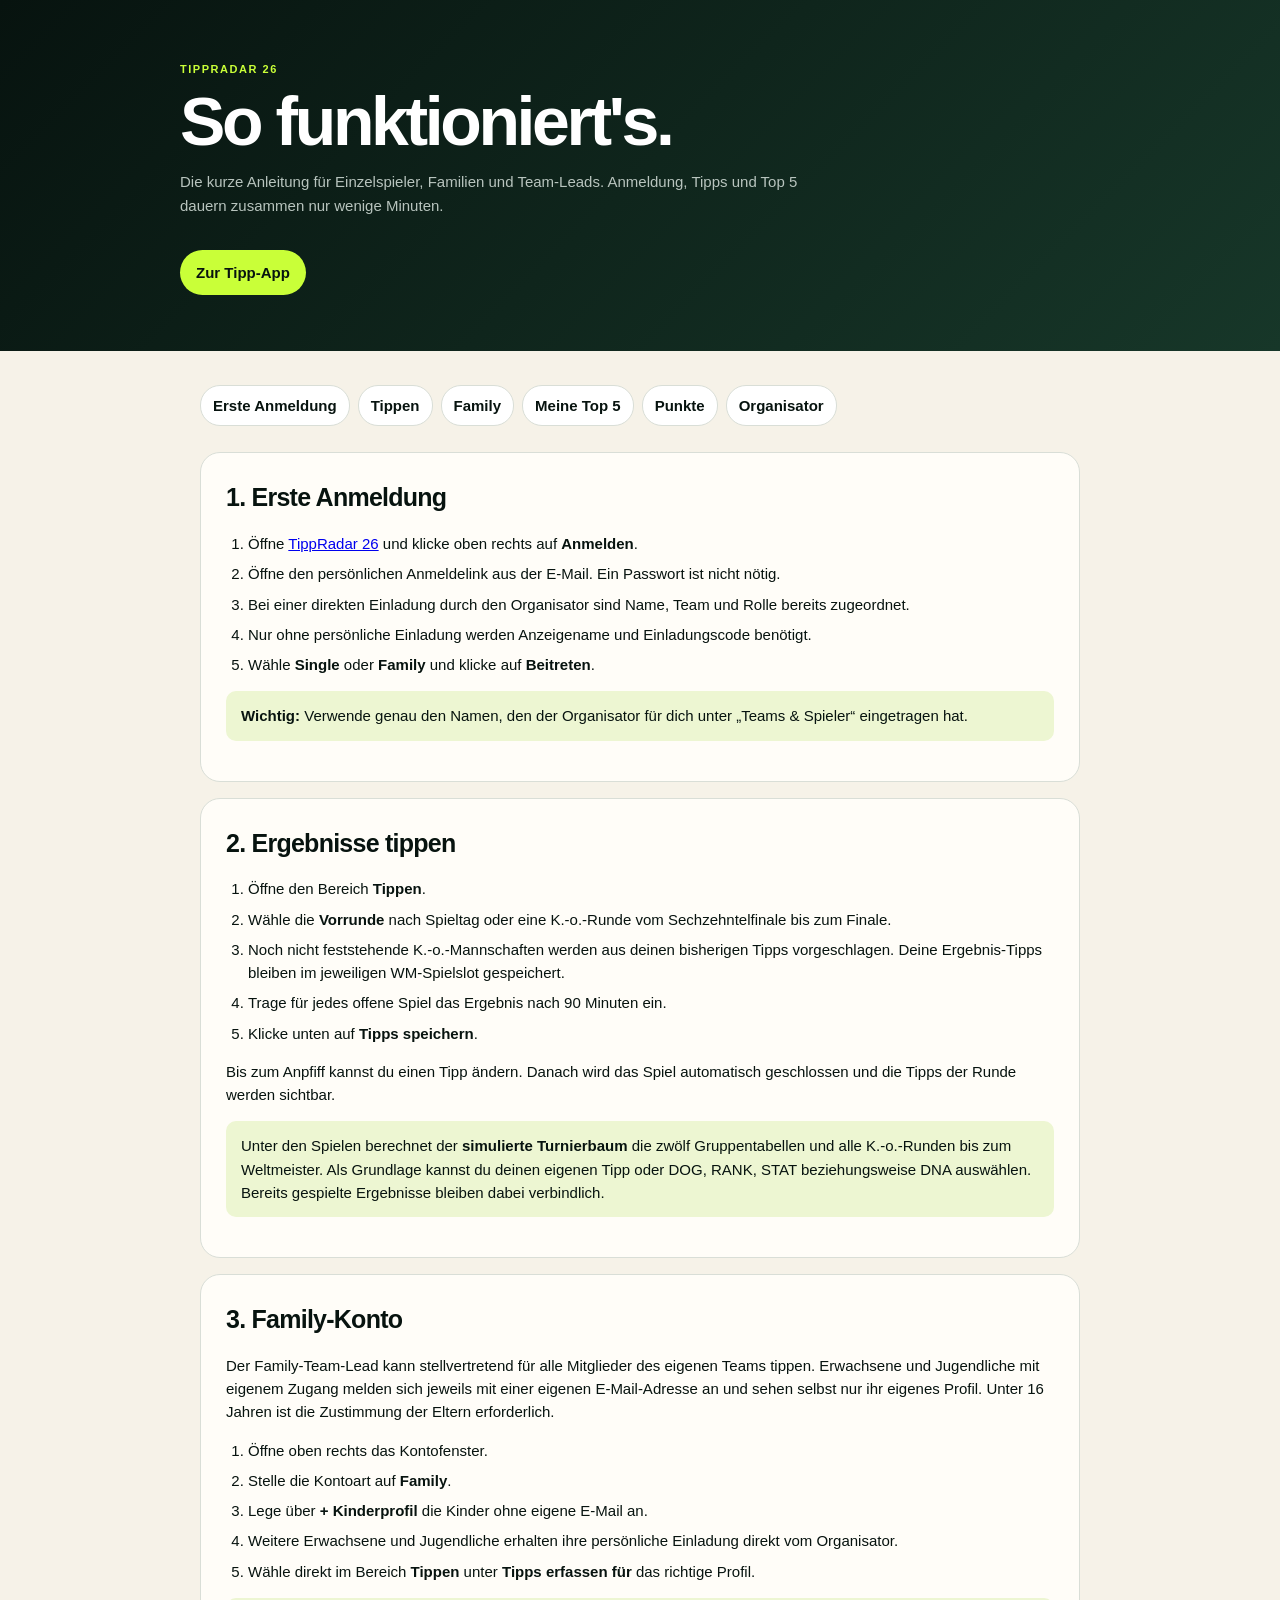
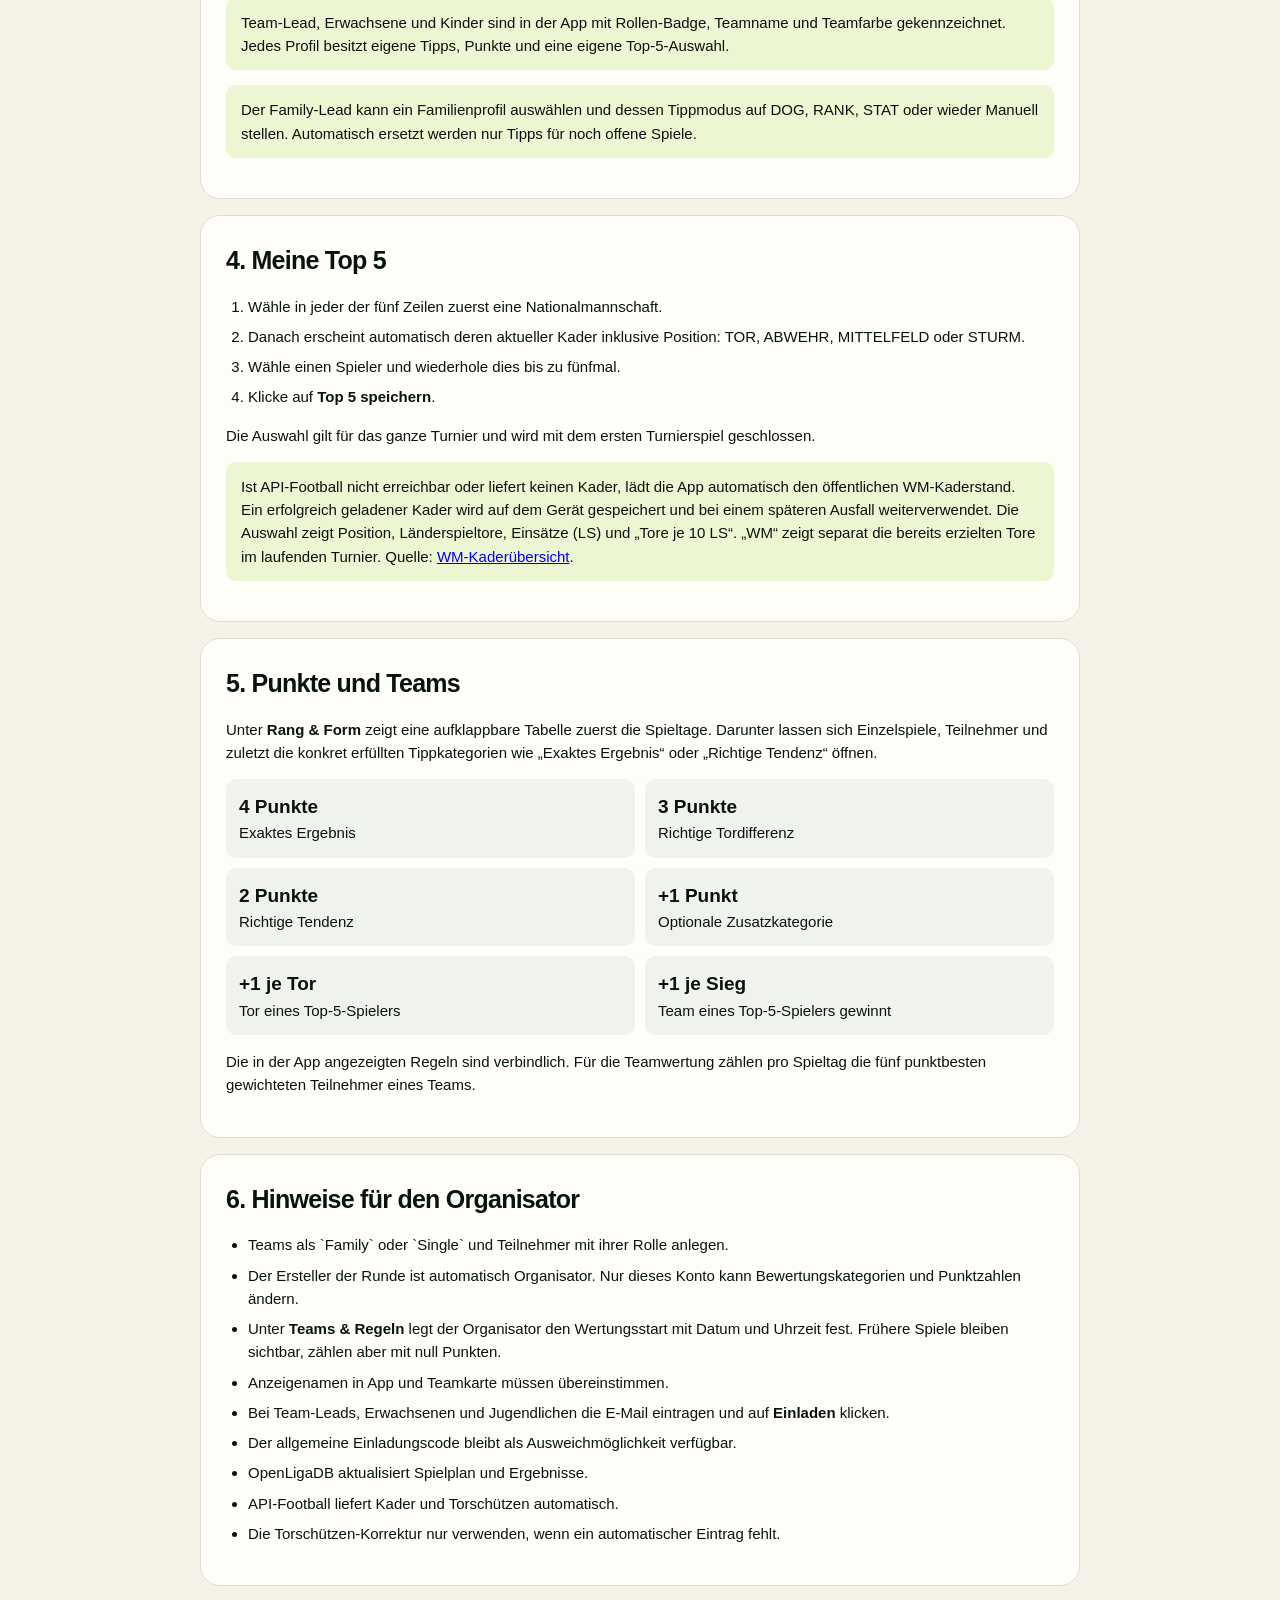
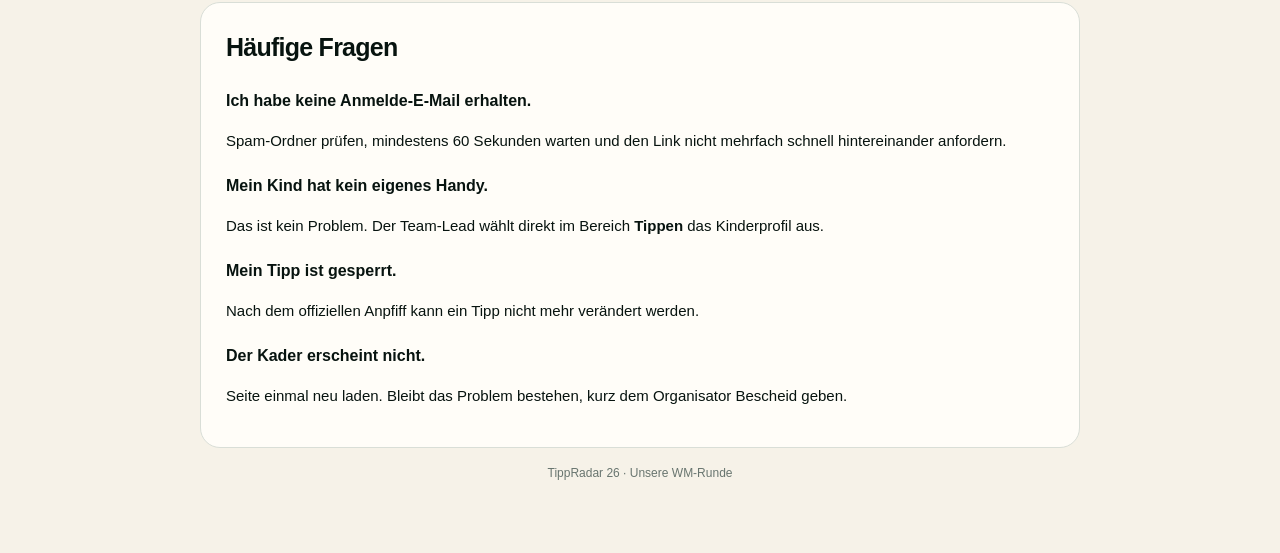
<file: tutorial/index.html>
<!DOCTYPE html>
<html lang="de">
<head>
  <meta charset="UTF-8">
  <meta name="viewport" content="width=device-width, initial-scale=1.0">
  <meta name="theme-color" content="#07130f">
  <title>TippRadar 26 - Kurzanleitung</title>
  <style>
    :root { --ink:#07130f; --lime:#c9ff38; --paper:#f6f2e8; --muted:#68756f; --line:#d9ded7; }
    * { box-sizing:border-box; }
    body { margin:0; color:var(--ink); background:var(--paper); font:15px/1.55 Arial,sans-serif; }
    header { padding:56px 22px; color:white; background:linear-gradient(135deg,#07130f,#173729); }
    header div, main { width:min(920px,100%); margin:auto; }
    .kicker { color:var(--lime); font-size:11px; font-weight:800; letter-spacing:.14em; text-transform:uppercase; }
    h1 { margin:8px 0 12px; font-size:clamp(38px,7vw,68px); line-height:1; letter-spacing:-.05em; }
    header p { max-width:650px; color:#b8c4be; }
    .back { display:inline-block; margin-top:18px; padding:11px 16px; border-radius:24px; color:var(--ink); background:var(--lime); font-weight:800; text-decoration:none; }
    main { padding:34px 20px 70px; }
    nav { display:flex; flex-wrap:wrap; gap:8px; margin-bottom:26px; }
    nav a { padding:8px 12px; border:1px solid var(--line); border-radius:20px; color:var(--ink); background:white; text-decoration:none; font-weight:700; }
    section { margin:16px 0; padding:25px; border:1px solid var(--line); border-radius:20px; background:#fffdf8; }
    h2 { margin:0 0 14px; font-size:25px; letter-spacing:-.03em; }
    h3 { margin:22px 0 7px; font-size:16px; }
    ol, ul { padding-left:22px; }
    li { margin:7px 0; }
    .note { padding:13px 15px; border-radius:10px; background:#edf6d2; }
    .score { display:grid; grid-template-columns:repeat(2,1fr); gap:10px; }
    .score div { padding:13px; border-radius:11px; background:#f0f2ed; }
    .score strong { display:block; font-size:19px; }
    code { padding:2px 5px; border-radius:4px; background:#edf0ea; }
    footer { color:var(--muted); font-size:12px; text-align:center; }
    @media(max-width:600px){ .score{grid-template-columns:1fr;} section{padding:20px;} }
    @media print { header{padding:25px;color:var(--ink);background:white}.back,nav{display:none}section{break-inside:avoid} }
  </style>
</head>
<body>
  <header>
    <div>
      <span class="kicker">TippRadar 26</span>
      <h1>So funktioniert's.</h1>
      <p>Die kurze Anleitung für Einzelspieler, Familien und Team-Leads. Anmeldung, Tipps und Top 5 dauern zusammen nur wenige Minuten.</p>
      <a class="back" href="../index.html">Zur Tipp-App</a>
    </div>
  </header>
  <main>
    <nav>
      <a href="#start">Erste Anmeldung</a>
      <a href="#tippen">Tippen</a>
      <a href="#family">Family</a>
      <a href="#top5">Meine Top 5</a>
      <a href="#punkte">Punkte</a>
      <a href="#orga">Organisator</a>
    </nav>

    <section id="start">
      <h2>1. Erste Anmeldung</h2>
      <ol>
        <li>Öffne <a href="../index.html">TippRadar 26</a> und klicke oben rechts auf <strong>Anmelden</strong>.</li>
        <li>Öffne den persönlichen Anmeldelink aus der E-Mail. Ein Passwort ist nicht nötig.</li>
        <li>Bei einer direkten Einladung durch den Organisator sind Name, Team und Rolle bereits zugeordnet.</li>
        <li>Nur ohne persönliche Einladung werden Anzeigename und Einladungscode benötigt.</li>
        <li>Wähle <strong>Single</strong> oder <strong>Family</strong> und klicke auf <strong>Beitreten</strong>.</li>
      </ol>
      <p class="note"><strong>Wichtig:</strong> Verwende genau den Namen, den der Organisator für dich unter „Teams & Spieler“ eingetragen hat.</p>
    </section>

    <section id="tippen">
      <h2>2. Ergebnisse tippen</h2>
      <ol>
        <li>Öffne den Bereich <strong>Tippen</strong>.</li>
        <li>Wähle die <strong>Vorrunde</strong> nach Spieltag oder eine K.-o.-Runde vom Sechzehntelfinale bis zum Finale.</li>
        <li>Noch nicht feststehende K.-o.-Mannschaften werden aus deinen bisherigen Tipps vorgeschlagen. Deine Ergebnis-Tipps bleiben im jeweiligen WM-Spielslot gespeichert.</li>
        <li>Trage für jedes offene Spiel das Ergebnis nach 90 Minuten ein.</li>
        <li>Klicke unten auf <strong>Tipps speichern</strong>.</li>
      </ol>
      <p>Bis zum Anpfiff kannst du einen Tipp ändern. Danach wird das Spiel automatisch geschlossen und die Tipps der Runde werden sichtbar.</p>
      <p class="note">Unter den Spielen berechnet der <strong>simulierte Turnierbaum</strong> die zwölf Gruppentabellen und alle K.-o.-Runden bis zum Weltmeister. Als Grundlage kannst du deinen eigenen Tipp oder DOG, RANK, STAT beziehungsweise DNA auswählen. Bereits gespielte Ergebnisse bleiben dabei verbindlich.</p>
    </section>

    <section id="family">
      <h2>3. Family-Konto</h2>
      <p>Der Family-Team-Lead kann stellvertretend für alle Mitglieder des eigenen Teams tippen. Erwachsene und Jugendliche mit eigenem Zugang melden sich jeweils mit einer eigenen E-Mail-Adresse an und sehen selbst nur ihr eigenes Profil. Unter 16 Jahren ist die Zustimmung der Eltern erforderlich.</p>
      <ol>
        <li>Öffne oben rechts das Kontofenster.</li>
        <li>Stelle die Kontoart auf <strong>Family</strong>.</li>
        <li>Lege über <strong>+ Kinderprofil</strong> die Kinder ohne eigene E-Mail an.</li>
        <li>Weitere Erwachsene und Jugendliche erhalten ihre persönliche Einladung direkt vom Organisator.</li>
        <li>Wähle direkt im Bereich <strong>Tippen</strong> unter <strong>Tipps erfassen für</strong> das richtige Profil.</li>
      </ol>
      <p class="note">Team-Lead, Erwachsene und Kinder sind in der App mit Rollen-Badge, Teamname und Teamfarbe gekennzeichnet. Jedes Profil besitzt eigene Tipps, Punkte und eine eigene Top-5-Auswahl.</p>
      <p class="note">Der Family-Lead kann ein Familienprofil auswählen und dessen Tippmodus auf DOG, RANK, STAT oder wieder Manuell stellen. Automatisch ersetzt werden nur Tipps für noch offene Spiele.</p>
    </section>

    <section id="top5">
      <h2>4. Meine Top 5</h2>
      <ol>
        <li>Wähle in jeder der fünf Zeilen zuerst eine Nationalmannschaft.</li>
        <li>Danach erscheint automatisch deren aktueller Kader inklusive Position: TOR, ABWEHR, MITTELFELD oder STURM.</li>
        <li>Wähle einen Spieler und wiederhole dies bis zu fünfmal.</li>
        <li>Klicke auf <strong>Top 5 speichern</strong>.</li>
      </ol>
      <p>Die Auswahl gilt für das ganze Turnier und wird mit dem ersten Turnierspiel geschlossen.</p>
      <p class="note">Ist API-Football nicht erreichbar oder liefert keinen Kader, lädt die App automatisch den öffentlichen WM-Kaderstand. Ein erfolgreich geladener Kader wird auf dem Gerät gespeichert und bei einem späteren Ausfall weiterverwendet. Die Auswahl zeigt Position, Länderspieltore, Einsätze (LS) und „Tore je 10 LS“. „WM“ zeigt separat die bereits erzielten Tore im laufenden Turnier. Quelle: <a href="https://en.wikipedia.org/wiki/2026_FIFA_World_Cup_squads" target="_blank" rel="noopener">WM-Kaderübersicht</a>.</p>
    </section>

    <section id="punkte">
      <h2>5. Punkte und Teams</h2>
      <p>Unter <strong>Rang &amp; Form</strong> zeigt eine aufklappbare Tabelle zuerst die Spieltage. Darunter lassen sich Einzelspiele, Teilnehmer und zuletzt die konkret erfüllten Tippkategorien wie „Exaktes Ergebnis“ oder „Richtige Tendenz“ öffnen.</p>
      <div class="score">
        <div><strong>4 Punkte</strong>Exaktes Ergebnis</div>
        <div><strong>3 Punkte</strong>Richtige Tordifferenz</div>
        <div><strong>2 Punkte</strong>Richtige Tendenz</div>
        <div><strong>+1 Punkt</strong>Optionale Zusatzkategorie</div>
        <div><strong>+1 je Tor</strong>Tor eines Top-5-Spielers</div>
        <div><strong>+1 je Sieg</strong>Team eines Top-5-Spielers gewinnt</div>
      </div>
      <p>Die in der App angezeigten Regeln sind verbindlich. Für die Teamwertung zählen pro Spieltag die fünf punktbesten gewichteten Teilnehmer eines Teams.</p>
    </section>

    <section id="orga">
      <h2>6. Hinweise für den Organisator</h2>
      <ul>
        <li>Teams als `Family` oder `Single` und Teilnehmer mit ihrer Rolle anlegen.</li>
        <li>Der Ersteller der Runde ist automatisch Organisator. Nur dieses Konto kann Bewertungskategorien und Punktzahlen ändern.</li>
        <li>Unter <strong>Teams &amp; Regeln</strong> legt der Organisator den Wertungsstart mit Datum und Uhrzeit fest. Frühere Spiele bleiben sichtbar, zählen aber mit null Punkten.</li>
        <li>Anzeigenamen in App und Teamkarte müssen übereinstimmen.</li>
        <li>Bei Team-Leads, Erwachsenen und Jugendlichen die E-Mail eintragen und auf <strong>Einladen</strong> klicken.</li>
        <li>Der allgemeine Einladungscode bleibt als Ausweichmöglichkeit verfügbar.</li>
        <li>OpenLigaDB aktualisiert Spielplan und Ergebnisse.</li>
        <li>API-Football liefert Kader und Torschützen automatisch.</li>
        <li>Die Torschützen-Korrektur nur verwenden, wenn ein automatischer Eintrag fehlt.</li>
      </ul>
    </section>

    <section>
      <h2>Häufige Fragen</h2>
      <h3>Ich habe keine Anmelde-E-Mail erhalten.</h3>
      <p>Spam-Ordner prüfen, mindestens 60 Sekunden warten und den Link nicht mehrfach schnell hintereinander anfordern.</p>
      <h3>Mein Kind hat kein eigenes Handy.</h3>
      <p>Das ist kein Problem. Der Team-Lead wählt direkt im Bereich <strong>Tippen</strong> das Kinderprofil aus.</p>
      <h3>Mein Tipp ist gesperrt.</h3>
      <p>Nach dem offiziellen Anpfiff kann ein Tipp nicht mehr verändert werden.</p>
      <h3>Der Kader erscheint nicht.</h3>
      <p>Seite einmal neu laden. Bleibt das Problem bestehen, kurz dem Organisator Bescheid geben.</p>
    </section>
    <footer>TippRadar 26 · Unsere WM-Runde</footer>
  </main>
</body>
</html>
</file>
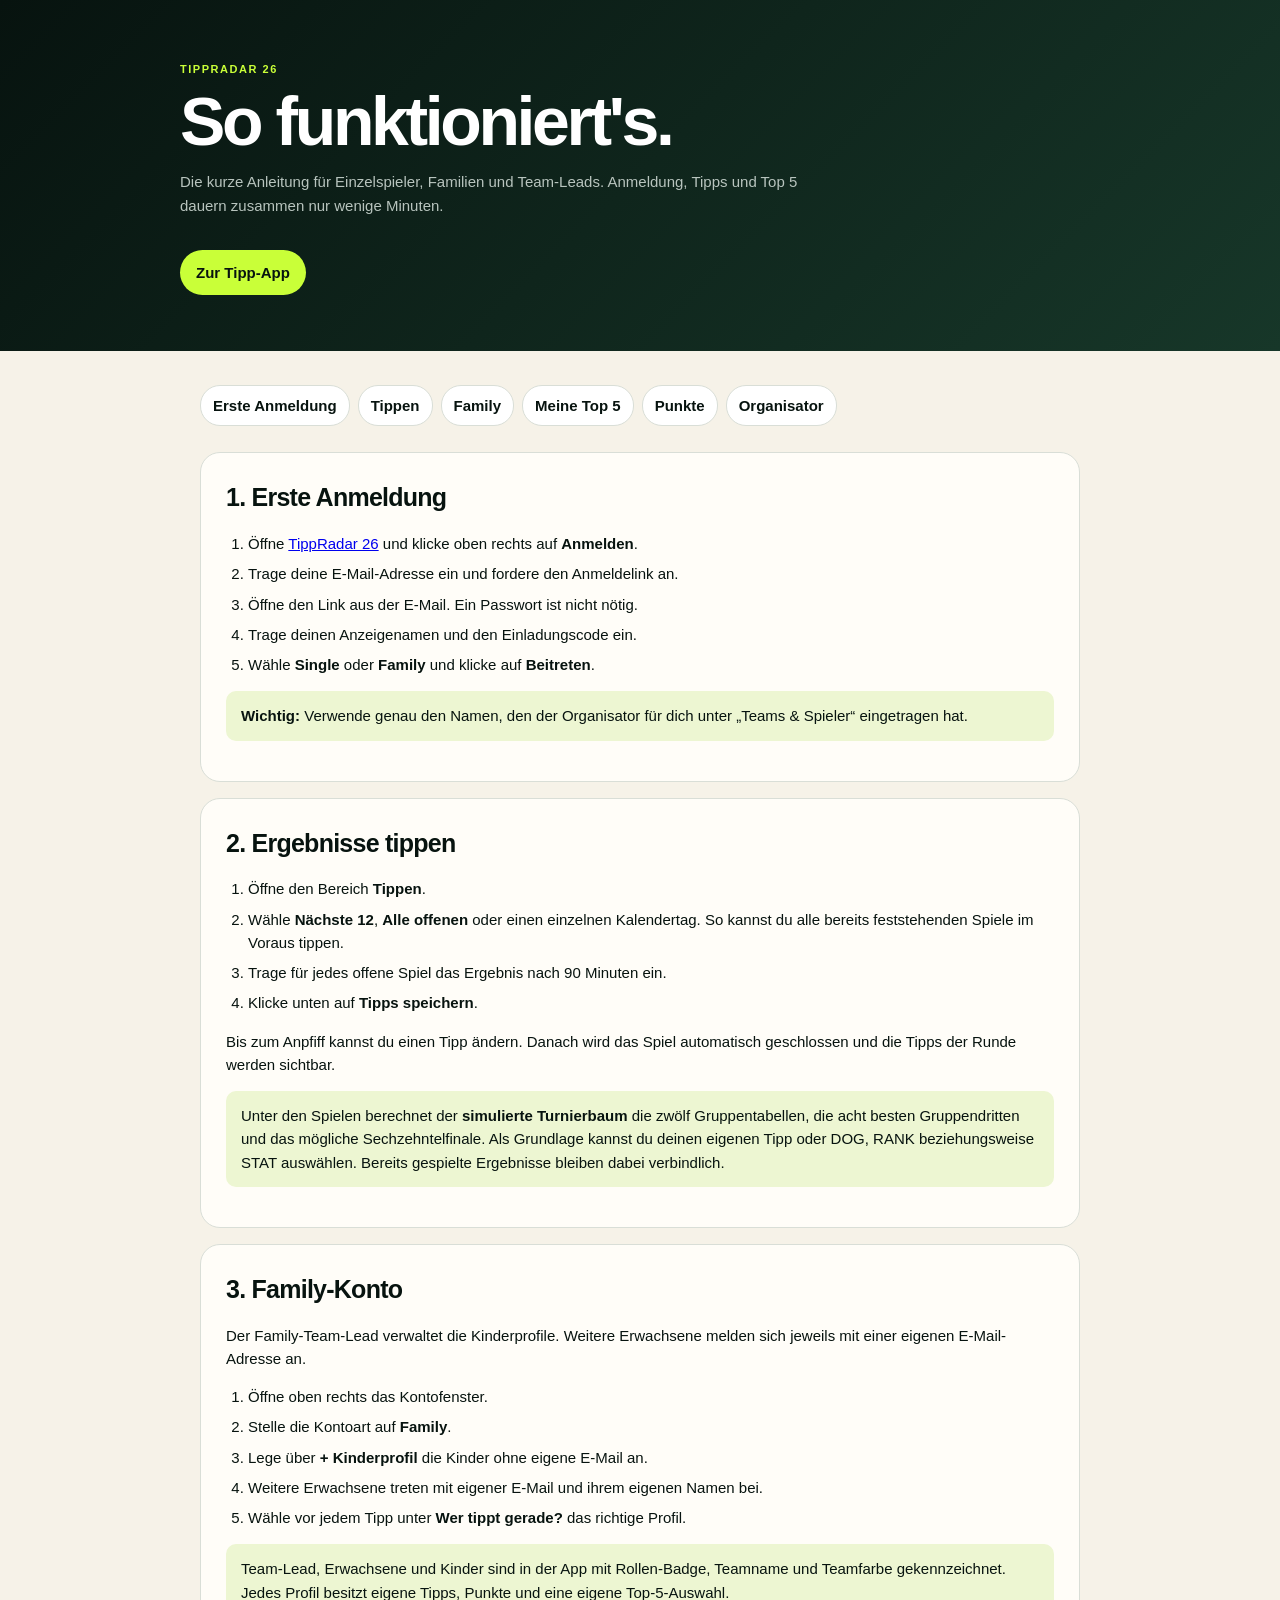
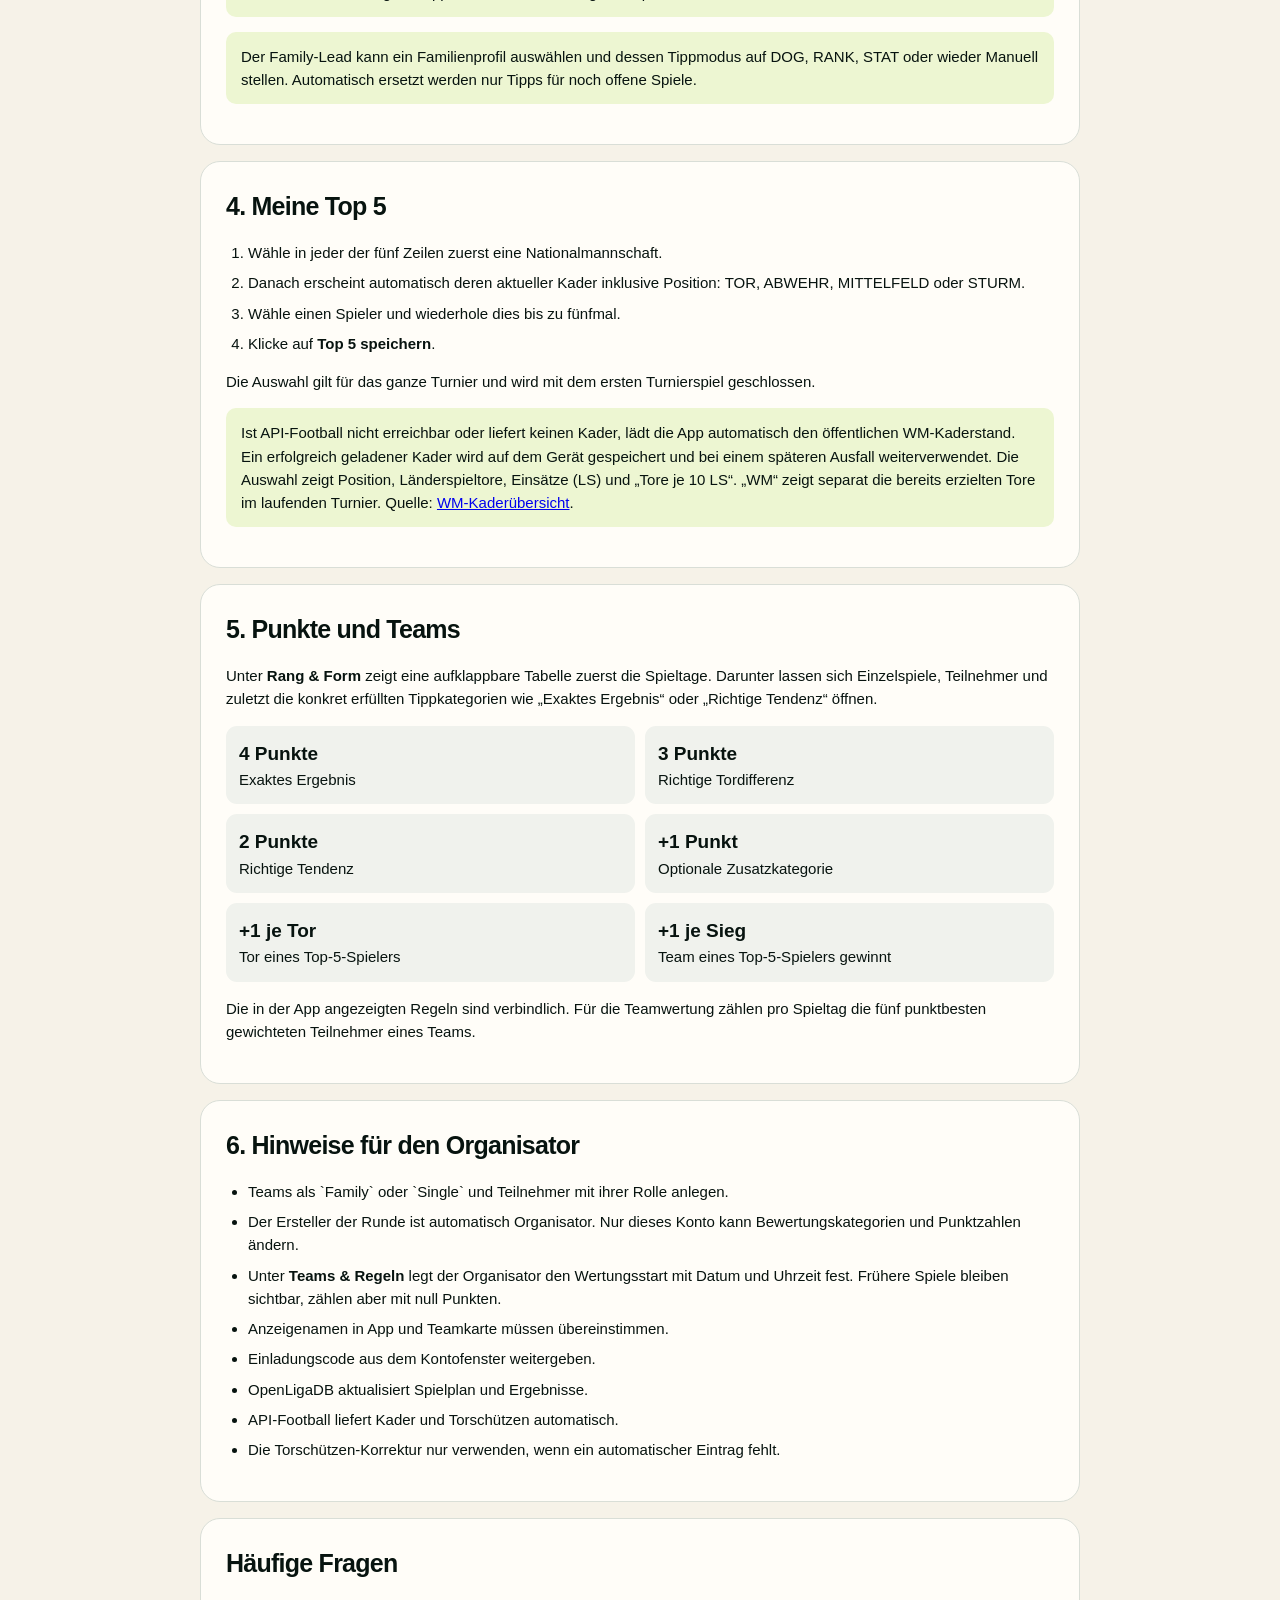
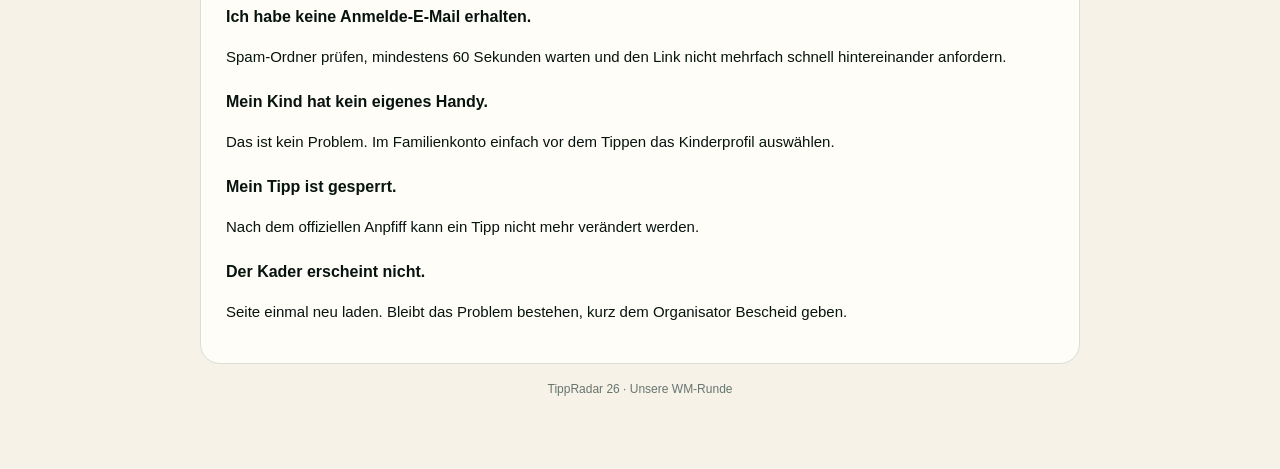
<file: tippradar26-github-upload/tippradar26-github-upload/tutorial/index.html>
<!DOCTYPE html>
<html lang="de">
<head>
  <meta charset="UTF-8">
  <meta name="viewport" content="width=device-width, initial-scale=1.0">
  <meta name="theme-color" content="#07130f">
  <title>TippRadar 26 - Kurzanleitung</title>
  <style>
    :root { --ink:#07130f; --lime:#c9ff38; --paper:#f6f2e8; --muted:#68756f; --line:#d9ded7; }
    * { box-sizing:border-box; }
    body { margin:0; color:var(--ink); background:var(--paper); font:15px/1.55 Arial,sans-serif; }
    header { padding:56px 22px; color:white; background:linear-gradient(135deg,#07130f,#173729); }
    header div, main { width:min(920px,100%); margin:auto; }
    .kicker { color:var(--lime); font-size:11px; font-weight:800; letter-spacing:.14em; text-transform:uppercase; }
    h1 { margin:8px 0 12px; font-size:clamp(38px,7vw,68px); line-height:1; letter-spacing:-.05em; }
    header p { max-width:650px; color:#b8c4be; }
    .back { display:inline-block; margin-top:18px; padding:11px 16px; border-radius:24px; color:var(--ink); background:var(--lime); font-weight:800; text-decoration:none; }
    main { padding:34px 20px 70px; }
    nav { display:flex; flex-wrap:wrap; gap:8px; margin-bottom:26px; }
    nav a { padding:8px 12px; border:1px solid var(--line); border-radius:20px; color:var(--ink); background:white; text-decoration:none; font-weight:700; }
    section { margin:16px 0; padding:25px; border:1px solid var(--line); border-radius:20px; background:#fffdf8; }
    h2 { margin:0 0 14px; font-size:25px; letter-spacing:-.03em; }
    h3 { margin:22px 0 7px; font-size:16px; }
    ol, ul { padding-left:22px; }
    li { margin:7px 0; }
    .note { padding:13px 15px; border-radius:10px; background:#edf6d2; }
    .score { display:grid; grid-template-columns:repeat(2,1fr); gap:10px; }
    .score div { padding:13px; border-radius:11px; background:#f0f2ed; }
    .score strong { display:block; font-size:19px; }
    code { padding:2px 5px; border-radius:4px; background:#edf0ea; }
    footer { color:var(--muted); font-size:12px; text-align:center; }
    @media(max-width:600px){ .score{grid-template-columns:1fr;} section{padding:20px;} }
    @media print { header{padding:25px;color:var(--ink);background:white}.back,nav{display:none}section{break-inside:avoid} }
  </style>
</head>
<body>
  <header>
    <div>
      <span class="kicker">TippRadar 26</span>
      <h1>So funktioniert's.</h1>
      <p>Die kurze Anleitung für Einzelspieler, Familien und Team-Leads. Anmeldung, Tipps und Top 5 dauern zusammen nur wenige Minuten.</p>
      <a class="back" href="../index.html">Zur Tipp-App</a>
    </div>
  </header>
  <main>
    <nav>
      <a href="#start">Erste Anmeldung</a>
      <a href="#tippen">Tippen</a>
      <a href="#family">Family</a>
      <a href="#top5">Meine Top 5</a>
      <a href="#punkte">Punkte</a>
      <a href="#orga">Organisator</a>
    </nav>

    <section id="start">
      <h2>1. Erste Anmeldung</h2>
      <ol>
        <li>Öffne <a href="../index.html">TippRadar 26</a> und klicke oben rechts auf <strong>Anmelden</strong>.</li>
        <li>Trage deine E-Mail-Adresse ein und fordere den Anmeldelink an.</li>
        <li>Öffne den Link aus der E-Mail. Ein Passwort ist nicht nötig.</li>
        <li>Trage deinen Anzeigenamen und den Einladungscode ein.</li>
        <li>Wähle <strong>Single</strong> oder <strong>Family</strong> und klicke auf <strong>Beitreten</strong>.</li>
      </ol>
      <p class="note"><strong>Wichtig:</strong> Verwende genau den Namen, den der Organisator für dich unter „Teams & Spieler“ eingetragen hat.</p>
    </section>

    <section id="tippen">
      <h2>2. Ergebnisse tippen</h2>
      <ol>
        <li>Öffne den Bereich <strong>Tippen</strong>.</li>
        <li>Wähle <strong>Nächste 12</strong>, <strong>Alle offenen</strong> oder einen einzelnen Kalendertag. So kannst du alle bereits feststehenden Spiele im Voraus tippen.</li>
        <li>Trage für jedes offene Spiel das Ergebnis nach 90 Minuten ein.</li>
        <li>Klicke unten auf <strong>Tipps speichern</strong>.</li>
      </ol>
      <p>Bis zum Anpfiff kannst du einen Tipp ändern. Danach wird das Spiel automatisch geschlossen und die Tipps der Runde werden sichtbar.</p>
      <p class="note">Unter den Spielen berechnet der <strong>simulierte Turnierbaum</strong> die zwölf Gruppentabellen, die acht besten Gruppendritten und das mögliche Sechzehntelfinale. Als Grundlage kannst du deinen eigenen Tipp oder DOG, RANK beziehungsweise STAT auswählen. Bereits gespielte Ergebnisse bleiben dabei verbindlich.</p>
    </section>

    <section id="family">
      <h2>3. Family-Konto</h2>
      <p>Der Family-Team-Lead verwaltet die Kinderprofile. Weitere Erwachsene melden sich jeweils mit einer eigenen E-Mail-Adresse an.</p>
      <ol>
        <li>Öffne oben rechts das Kontofenster.</li>
        <li>Stelle die Kontoart auf <strong>Family</strong>.</li>
        <li>Lege über <strong>+ Kinderprofil</strong> die Kinder ohne eigene E-Mail an.</li>
        <li>Weitere Erwachsene treten mit eigener E-Mail und ihrem eigenen Namen bei.</li>
        <li>Wähle vor jedem Tipp unter <strong>Wer tippt gerade?</strong> das richtige Profil.</li>
      </ol>
      <p class="note">Team-Lead, Erwachsene und Kinder sind in der App mit Rollen-Badge, Teamname und Teamfarbe gekennzeichnet. Jedes Profil besitzt eigene Tipps, Punkte und eine eigene Top-5-Auswahl.</p>
      <p class="note">Der Family-Lead kann ein Familienprofil auswählen und dessen Tippmodus auf DOG, RANK, STAT oder wieder Manuell stellen. Automatisch ersetzt werden nur Tipps für noch offene Spiele.</p>
    </section>

    <section id="top5">
      <h2>4. Meine Top 5</h2>
      <ol>
        <li>Wähle in jeder der fünf Zeilen zuerst eine Nationalmannschaft.</li>
        <li>Danach erscheint automatisch deren aktueller Kader inklusive Position: TOR, ABWEHR, MITTELFELD oder STURM.</li>
        <li>Wähle einen Spieler und wiederhole dies bis zu fünfmal.</li>
        <li>Klicke auf <strong>Top 5 speichern</strong>.</li>
      </ol>
      <p>Die Auswahl gilt für das ganze Turnier und wird mit dem ersten Turnierspiel geschlossen.</p>
      <p class="note">Ist API-Football nicht erreichbar oder liefert keinen Kader, lädt die App automatisch den öffentlichen WM-Kaderstand. Ein erfolgreich geladener Kader wird auf dem Gerät gespeichert und bei einem späteren Ausfall weiterverwendet. Die Auswahl zeigt Position, Länderspieltore, Einsätze (LS) und „Tore je 10 LS“. „WM“ zeigt separat die bereits erzielten Tore im laufenden Turnier. Quelle: <a href="https://en.wikipedia.org/wiki/2026_FIFA_World_Cup_squads" target="_blank" rel="noopener">WM-Kaderübersicht</a>.</p>
    </section>

    <section id="punkte">
      <h2>5. Punkte und Teams</h2>
      <p>Unter <strong>Rang &amp; Form</strong> zeigt eine aufklappbare Tabelle zuerst die Spieltage. Darunter lassen sich Einzelspiele, Teilnehmer und zuletzt die konkret erfüllten Tippkategorien wie „Exaktes Ergebnis“ oder „Richtige Tendenz“ öffnen.</p>
      <div class="score">
        <div><strong>4 Punkte</strong>Exaktes Ergebnis</div>
        <div><strong>3 Punkte</strong>Richtige Tordifferenz</div>
        <div><strong>2 Punkte</strong>Richtige Tendenz</div>
        <div><strong>+1 Punkt</strong>Optionale Zusatzkategorie</div>
        <div><strong>+1 je Tor</strong>Tor eines Top-5-Spielers</div>
        <div><strong>+1 je Sieg</strong>Team eines Top-5-Spielers gewinnt</div>
      </div>
      <p>Die in der App angezeigten Regeln sind verbindlich. Für die Teamwertung zählen pro Spieltag die fünf punktbesten gewichteten Teilnehmer eines Teams.</p>
    </section>

    <section id="orga">
      <h2>6. Hinweise für den Organisator</h2>
      <ul>
        <li>Teams als `Family` oder `Single` und Teilnehmer mit ihrer Rolle anlegen.</li>
        <li>Der Ersteller der Runde ist automatisch Organisator. Nur dieses Konto kann Bewertungskategorien und Punktzahlen ändern.</li>
        <li>Unter <strong>Teams &amp; Regeln</strong> legt der Organisator den Wertungsstart mit Datum und Uhrzeit fest. Frühere Spiele bleiben sichtbar, zählen aber mit null Punkten.</li>
        <li>Anzeigenamen in App und Teamkarte müssen übereinstimmen.</li>
        <li>Einladungscode aus dem Kontofenster weitergeben.</li>
        <li>OpenLigaDB aktualisiert Spielplan und Ergebnisse.</li>
        <li>API-Football liefert Kader und Torschützen automatisch.</li>
        <li>Die Torschützen-Korrektur nur verwenden, wenn ein automatischer Eintrag fehlt.</li>
      </ul>
    </section>

    <section>
      <h2>Häufige Fragen</h2>
      <h3>Ich habe keine Anmelde-E-Mail erhalten.</h3>
      <p>Spam-Ordner prüfen, mindestens 60 Sekunden warten und den Link nicht mehrfach schnell hintereinander anfordern.</p>
      <h3>Mein Kind hat kein eigenes Handy.</h3>
      <p>Das ist kein Problem. Im Familienkonto einfach vor dem Tippen das Kinderprofil auswählen.</p>
      <h3>Mein Tipp ist gesperrt.</h3>
      <p>Nach dem offiziellen Anpfiff kann ein Tipp nicht mehr verändert werden.</p>
      <h3>Der Kader erscheint nicht.</h3>
      <p>Seite einmal neu laden. Bleibt das Problem bestehen, kurz dem Organisator Bescheid geben.</p>
    </section>
    <footer>TippRadar 26 · Unsere WM-Runde</footer>
  </main>
</body>
</html>
</file>
